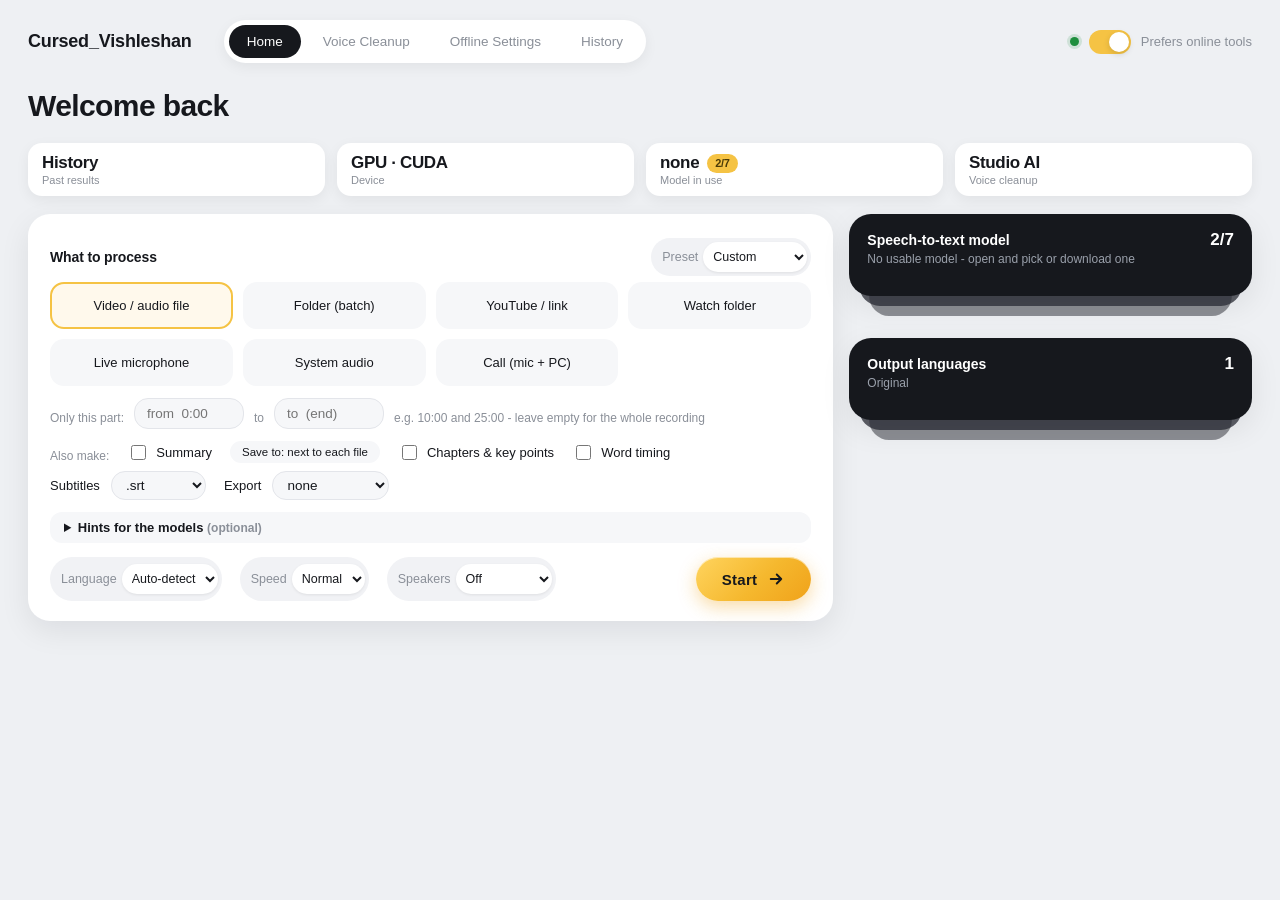
<file: web/index.html>
<!DOCTYPE html>
<html lang="en">
<head>
<meta charset="utf-8">
<title>Cursed_Vishleshan</title>
<link rel="stylesheet" href="style.css">
</head>
<body>
<div class="page">
  <header class="topbar">
    <div class="brand">Cursed_Vishleshan</div>
    <nav class="pillnav" id="pillnav">
      <button class="pill active" data-tab="home">Home</button>
      <button class="pill" data-tab="cleanup">Voice Cleanup</button>
      <button class="pill" data-tab="offline">Offline Settings</button>
      <button class="pill" data-tab="history">History</button>
      <span class="tooltabs" id="toolTabs"></span>
    </nav>
    <div class="icons">
      <span class="netdot" id="netDot"></span>
      <label class="onlineswitch" title="Which tools are preferred by default">
        <input type="checkbox" id="onlineToggle">
        <span class="track"><span class="thumb"></span></span>
      </label>
      <span class="onlinelabel" id="onlineLabel">Online</span>
    </div>
  </header>

  <main id="view-home" class="view active">
    <h1 class="welcome">Welcome back</h1>

    <section class="statrow" id="statRow">
      <div class="statcard clickable" id="statHistoryCard" title="Open History - everything processed so far">
        <div class="statnum">History</div><div class="statlabel">Past results</div></div>
      <div class="statcard clickable" id="statGpuCard" title="Which hardware runs the transcription">
        <div class="statnum" id="statGpu">-</div><div class="statlabel">Device</div></div>
      <div class="statcard clickable" id="statModelCard" title="Open the model list - the flag is how many models are downloaded">
        <div class="statnum withflag"><span id="statModel" class="nm">-</span><span class="flag" id="statModels"></span></div>
        <div class="statlabel">Model in use</div></div>
      <div class="statcard clickable" id="statCleanCard" title="Open Voice Cleanup">
        <div class="statnum" id="statClean">-</div><div class="statlabel">Voice cleanup</div></div>
    </section>

    <section class="dashgrid">
      <div class="maincol one">
        <div class="card full">
          <div class="rowflex" style="justify-content:space-between;align-items:center;margin-bottom:6px;">
            <h2 style="margin:0;">What to process</h2>
            <label class="optpill" title="One click sets cleanup, speed, speakers, chapters and export for a kind of recording. You can still change anything afterwards.">
              <span>Preset</span><select id="presetSelect"></select></label>
          </div>
          <div class="sourcegrid" id="sourceGrid"></div>
          <div class="pickrow" id="urlRow" style="display:none;">
            <input type="text" id="urlInput" class="select" placeholder="https://...">
          </div>
          <div class="rowflex cliprow" id="clipRow" style="display:none;margin-top:10px;">
            <span class="small muted">Only this part:</span>
            <input type="text" id="clipStart" class="select cliptime" placeholder="from  0:00">
            <span class="small muted">to</span>
            <input type="text" id="clipEnd" class="select cliptime" placeholder="to  (end)">
            <span class="small muted">e.g. 10:00 and 25:00 - leave empty for the whole recording</span>
          </div>
          <div class="rowflex" id="folderOpts" style="display:none;margin-top:10px;">
            <label class="checkrow"><input type="checkbox" id="skipDone"> Skip files already done</label>
            <label class="checkrow"><input type="checkbox" id="subfolders"> Include subfolders</label>
          </div>
          <div class="rowflex extrasrow" style="margin-top:12px;">
            <span class="small muted">Also make:</span>
            <label class="checkrow" title="Write a summary of the recording (off by default - the exact transcript is always made)"><input type="checkbox" id="summaryChk"> Summary</label>
            <span class="outdir" id="outDirWrap"><button class="ghostbtn tiny" id="outDirBtn" title="Where transcripts, summaries and other results are saved">Save to: next to each file</button><button class="ghostbtn tiny" id="outDirClear" style="display:none;" title="Back to saving next to each file">&times;</button></span>
            <label class="checkrow" title="Also write chapters (with timestamps) and key points - uses the summary AI, so it adds time"><input type="checkbox" id="chaptersChk"> Chapters &amp; key points</label>
            <label class="checkrow" title="Word-by-word timing: writes a .csv and cuts subtitles at natural pauses (a little slower)"><input type="checkbox" id="wordsChk"> Word timing</label>
            <label class="checkrow" title="Subtitle files made next to the transcript">Subtitles
              <select id="subsSelect" class="select" style="width:auto;padding:5px 10px;">
                <option value="srt">.srt</option><option value="vtt">.vtt</option>
                <option value="both">.srt + .vtt</option><option value="none">none</option></select></label>
            <label class="checkrow" title="Also save each summary as a Word and/or PDF document next to it">Export
              <select id="exportSelect" class="select" style="width:auto;padding:5px 10px;">
                <option value="none">none</option><option value="docx">Word</option>
                <option value="pdf">PDF</option><option value="both">Word + PDF</option></select></label>
          </div>
          <details class="hintsbox" id="hintsBox">
            <summary>Hints for the models <span class="muted small">(optional)</span></summary>
            <p class="muted small">Tell the speech model and the AI what the recording is about. This helps with names, places and mixed languages.</p>
            <textarea id="hintsText" rows="2" placeholder="e.g. Interview about cricket, in Hindi mixed with English. Speakers: Virat and Rohit."></textarea>
            <textarea id="vocabText" rows="2" placeholder="Names and terms to spell exactly - one per line (e.g. Kowalczyk, tachyarrhythmia)"></textarea>
          </details>
          <div class="rowflex" style="margin-top:14px;">
            <label class="optpill" title="The language in the recording. Auto-detect also handles mixed languages.">
              <span>Language</span><select id="spokenSelect"></select></label>
            <label class="optpill" title="Fast speech (songs, rap) is easier for the model when slowed down first. Timestamps stay in original time.">
              <span>Speed</span><select id="speedSelect"></select></label>
            <label class="optpill" title="Label who is speaking (Speaker 1, Speaker 2...). Runs offline; needs a one-time ~46 MB model download.">
              <span>Speakers</span><select id="speakerSelect"></select></label>
            <span class="gogroup">
              <button id="cancelBtn" class="ghostbtn danger cancelgo" style="display:none;" title="Cancel the job you just started (or drop it from the queue)" aria-label="Cancel">&#10005;</button>
              <button id="startBtn" class="gobtn"><span class="gobtn-label">Start</span>
              <svg class="gobtn-arrow" viewBox="0 0 24 24" width="18" height="18" fill="none" stroke="currentColor"
                   stroke-width="2.6" stroke-linecap="round" stroke-linejoin="round"><path d="M5 12h14M13 6l6 6-6 6"/></svg></button>
            </span>
          </div>
        </div>
      </div>

      <div class="sidecol">
        <div id="modelDeck" class="deckhost"></div>
      <div id="outputDeck" class="deckhost"></div>

      </div>
    </section>
  </main>

  <main id="view-cleanup" class="view">
    <h1 class="welcome">Voice Cleanup</h1>
    <p class="muted" style="margin:-12px 0 20px;">Used automatically by every feature - live capture, file, folder, URL, watch.</p>
    <section class="dashgrid">
      <div class="maincol">
        <div class="card full">
          <h2>Options</h2>
          <p class="muted small" id="noiseHelp" style="margin-top:0;"></p>
          <div class="rowflex" id="keyRow" style="display:none; margin:10px 0;">
            <input type="password" id="keyInput" class="select" style="max-width:280px;" placeholder="ElevenLabs API key">
            <button class="ghostbtn" id="saveKeyBtn">Save key</button>
            <span class="muted small" id="keyStatus"></span>
          </div>
          <label class="checkrow"><input type="checkbox" id="keepCleanChk"> Also save the cleaned voice (to listen to)</label>
        </div>
        <div class="card">
          <h2>Clean up a file</h2>
          <p class="muted small" style="margin-top:0;">Audio or video in; the cleaned audio is saved as a .wav using the mode on the right.</p>
          <label class="checkrow" title="Only for video files: also saves the original picture with the cleaned voice as an .mp4"><input type="checkbox" id="cuVideoChk" checked> If it is a video, also save it with the cleaned voice (.mp4)</label>
          <div id="cuTool"></div>
        </div>
        <div class="card">
          <h2>Extract background music</h2>
          <p class="muted small" style="margin-top:0;">Removes the vocals from a song and saves the instrumental as a stereo .wav (Demucs, offline).</p>
          <div class="stemrow" id="stemRow">
            <span class="small muted">Save:</span>
            <label class="checkrow"><input type="checkbox" data-stem="instrumental" checked> Instrumental</label>
            <label class="checkrow"><input type="checkbox" data-stem="vocals"> Vocals</label>
            <label class="checkrow"><input type="checkbox" data-stem="drums"> Drums</label>
            <label class="checkrow"><input type="checkbox" data-stem="bass"> Bass</label>
            <label class="checkrow"><input type="checkbox" data-stem="other"> Other</label>
          </div>
          <div id="muTool"></div>
        </div>
      </div>
      <div class="sidecol">
        <div id="noiseDeck" class="deckhost"></div>
        <div class="card" id="cuQueueCard">
          <div class="rowflex" style="justify-content:space-between;">
            <h2 style="margin:0;">Queue</h2>
            <button class="ghostbtn tiny" id="cuQueueClear">Clear finished</button>
          </div>
          <p class="muted small" id="cuQueueEmpty">Cleanup and music jobs show up here, one after another.</p>
          <div id="cuQueueList"></div>
        </div>
      </div>
    </section>
  </main>

  <main id="view-offline" class="view">
    <h1 class="welcome">Offline Settings</h1>
    <p class="muted" style="margin:-12px 0 20px;">How summaries and translations are produced - which engines run, in what order, and how they are tuned.</p>

    <div class="card full" style="margin-bottom:16px;">
      <h2>Engine priority</h2>
      <p class="muted small" style="margin-top:0;">The first enabled engine that works is used; the next one is the fallback. Claude Code needs internet.</p>
      <div id="engineList" class="enginelist"></div>
    </div>

    <div class="offgrid">
      <div class="card">
        <h2>Ollama</h2>
        <label class="small muted">Server address</label>
        <input type="text" id="ollamaUrl" class="select">
        <label class="small muted">Model</label>
        <div class="rowflex"><select id="ollamaSelect" class="select" style="flex:1;"></select>
          <button class="ghostbtn" id="ollamaRefresh">Refresh</button>
          <button class="ghostbtn" id="ollamaTest" title="Send a tiny prompt to this model and show the result or the exact error">Test</button></div>
        <label class="small muted">Context window (tokens) - lower it if you run out of memory</label>
        <input type="number" id="ollamaCtx" class="select" min="2048" step="1024">
        <p class="muted small" id="ollamaStatus"></p>
      </div>

      <div class="card">
        <h2>LM Studio</h2>
        <label class="small muted">Server address</label>
        <input type="text" id="lmstudioUrl" class="select">
        <label class="small muted">Model</label>
        <div class="rowflex"><select id="lmstudioSelect" class="select" style="flex:1;"></select>
          <button class="ghostbtn" id="lmstudioRefresh">Refresh</button>
          <button class="ghostbtn" id="lmstudioTest" title="Send a tiny prompt to this model and show the result or the exact error">Test</button></div>
        <p class="muted small" id="lmstudioStatus"></p>
        <p class="muted small">LM Studio: Developer tab &rarr; Start server.</p>
      </div>

      <div class="card">
        <h2>Pictures in summaries</h2>
        <label class="checkrow"><input type="checkbox" id="sendFrames"> Send video frames to the local model</label>
        <p class="muted small">Only for vision models (e.g. gemma3, qwen2.5vl, llava). Text-only models fail with frames.</p>
        <label class="small muted">Frames per video</label>
        <input type="number" id="maxFrames" class="select" min="1" max="20">
      </div>

      <div class="card">
        <h2>Limits</h2>
        <label class="small muted">Give up on one model call after (minutes)</label>
        <input type="number" id="timeoutMin" class="select" min="1" max="240">
        <label class="small muted">Summary: characters per part (long transcripts are split)</label>
        <input type="number" id="chunkChars" class="select" min="2000" step="1000">
        <label class="small muted">Translation: characters per part</label>
        <input type="number" id="translateChunk" class="select" min="1000" step="500">
        <p class="muted small">Smaller parts help small-context models; larger parts are faster.</p>
      </div>
    </div>

    <div class="card full" style="margin-top:16px;">
      <h2>Hindi voice <span class="muted small">(XTTS from the Cursed_Ai project)</span></h2>
      <p class="muted small" style="margin-top:0;" id="xttsStatus"></p>
      <div class="rowflex">
        <label class="small muted">Use it for</label>
        <select id="xttsMode" class="select" style="width:auto;">
          <option value="hindi">Hindi only (recommended)</option>
          <option value="all">Every language it supports</option>
          <option value="off">Don't use it</option>
        </select>
        <button class="ghostbtn" id="xttsTest" title="Say a Hindi sentence with the voice">Test voice</button>
      </div>
      <label class="small muted">Cursed_Ai folder</label>
      <div class="rowflex"><input type="text" id="xttsDir" class="select" style="flex:1;"><button class="ghostbtn" id="xttsDirPick">Browse...</button></div>
      <label class="small muted">Voice to copy (optional: a clean 6-30 second recording; empty = the built-in voice)</label>
      <div class="rowflex"><input type="text" id="xttsRef" class="select" style="flex:1;" placeholder="(built-in voice)"><button class="ghostbtn" id="xttsRefPick">Browse...</button></div>
      <p class="muted small">Used by "Read aloud", the spoken-audio option for translations, and the Read aloud button in History.</p>
    </div>

    <div class="card full" style="margin-top:16px;">
      <h2>App behaviour</h2>
      <label class="checkrow"><input type="checkbox" id="notifyChk"> Notify me when a job finishes while the window is in the background</label>
      <label class="checkrow"><input type="checkbox" id="trayChk"> Closing the window while jobs are running keeps them going in the tray icon</label>
      <label class="checkrow"><input type="checkbox" id="fallbackChk"> If the chosen model fails or answers nothing, try another installed local model</label>
      <p class="muted small" id="trayNote"></p>
    </div>
  </main>

  <main id="view-history" class="view">
    <h1 class="welcome">History</h1>
    <div class="card full" style="margin-bottom:16px;">
      <input type="text" id="historySearch" class="select" placeholder="Search titles, languages, transcripts and summaries...">
    </div>
    <div class="historysplit">
      <div class="card historylist" id="historyList"></div>
      <div class="card historypreview">
        <div class="rowflex" style="margin-bottom:10px;">
          <select id="historyFileSelect" class="select"></select>
        </div>
        <div class="historyplayer" id="historyPlayer" style="display:none;">
          <video id="historyMedia" controls preload="metadata"></video>
          <div class="muted small">Click a timestamped line to play from there.</div>
        </div>
        <div id="historySpeakerPanel" class="speakerpanel" style="display:none;"></div>
        <div id="historyRetrPanel" class="speakerpanel" style="display:none;">
          <label>From <input type="text" id="retrFrom" placeholder="0:00"></label>
          <label>To <input type="text" id="retrTo" placeholder="0:30"></label>
          <label>Model <select id="retrModel"></select></label>
          <button class="startbtn small" id="retrRun">Re-transcribe</button>
        </div>
        <div id="historyUnsure" class="muted small" style="display:none;margin-bottom:6px;"></div>
        <div class="historytext" id="historyText"></div>
        <textarea id="historyEdit" class="historyedit" style="display:none;" spellcheck="false"></textarea>
        <div class="rowflex" style="margin-top:12px;">
          <button class="startbtn small" id="historyOpenBtn">Open file</button>
          <button class="ghostbtn" id="historyFolderBtn">Show in folder</button>
          <button class="ghostbtn" id="historySpeakBtn" style="display:none;" title="Read this text aloud (Hindi uses the XTTS voice) and open the audio">Read aloud</button>
          <button class="ghostbtn" id="historyRetrBtn" style="display:none;" title="Redo just a part of the recording with another (usually bigger) model">Re-transcribe part</button>
          <button class="ghostbtn" id="historyEditBtn" style="display:none;">Edit</button>
          <button class="startbtn small" id="historySaveBtn" style="display:none;">Save edit</button>
          <button class="ghostbtn" id="historyCancelBtn" style="display:none;">Cancel</button>
          <button class="ghostbtn" id="historyRevertBtn" style="display:none;" title="Put back the file as it was before your first edit">Revert</button>
          <button class="ghostbtn" id="historySpeakersBtn" style="display:none;">Rename speakers</button>
          <button class="ghostbtn" id="historyRegenBtn" style="display:none;" title="Rebuild subtitles, translations, summaries, chapters and exports from this edited transcript">Rebuild outputs</button>
          <button class="ghostbtn" id="historyWordBtn" style="display:none;">Export Word</button>
          <button class="ghostbtn" id="historyPdfBtn" style="display:none;">Export PDF</button>
          <button class="ghostbtn danger" id="historyRemoveBtn">Remove</button>
        </div>
      </div>
    </div>
  </main>
</div>

<div id="toast" class="toast"></div>

<script src="app.js"></script>
</body>
</html>
</file>
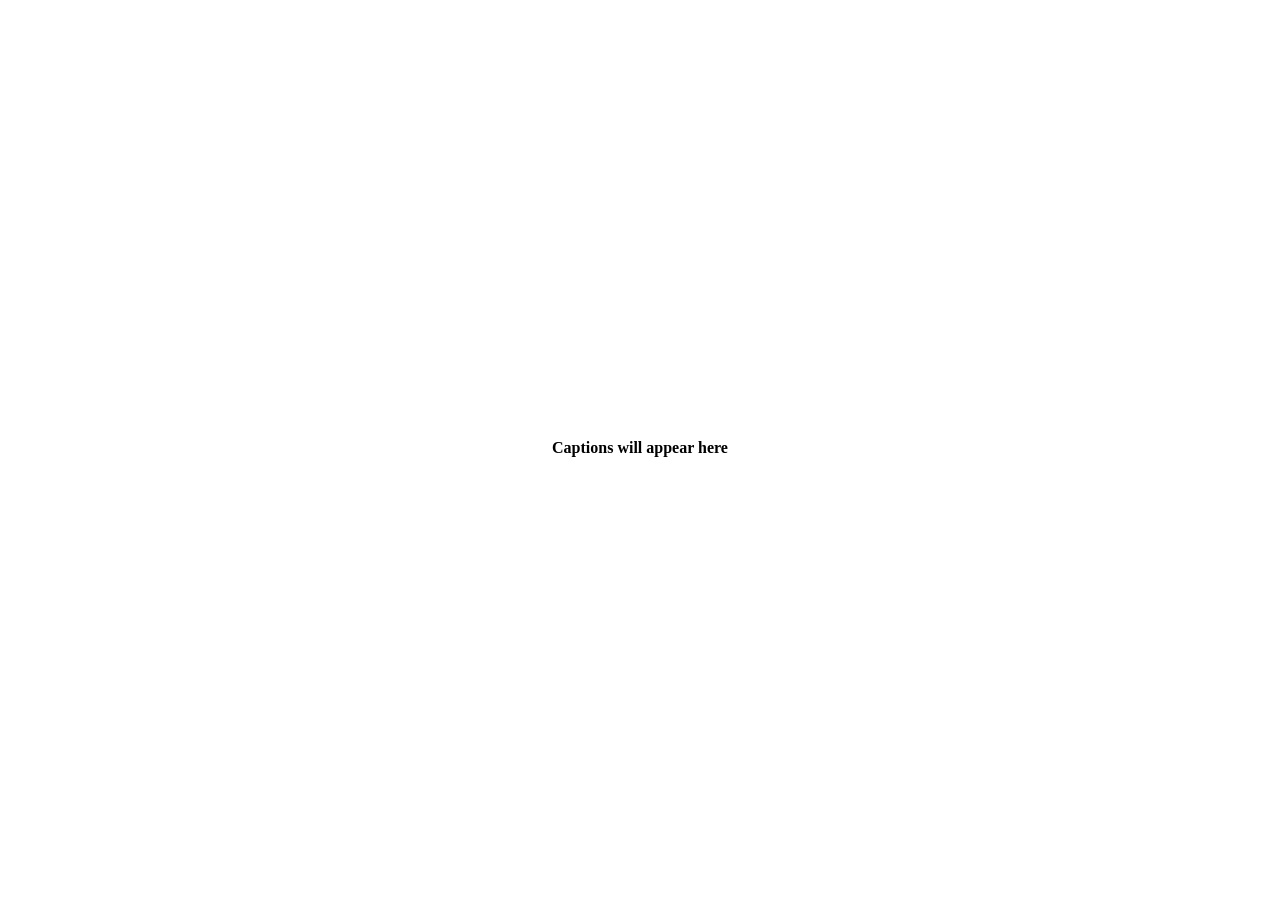
<file: web/caption.html>
<!DOCTYPE html>
<html lang="en">
<head>
<meta charset="utf-8">
<title>captions</title>
<style>
  html, body { margin: 0; height: 100%; overflow: hidden; background: transparent;
    -webkit-user-select: none; user-select: none; cursor: move; }
  #bar { box-sizing: border-box; height: 100%; padding: 8px 18px; border-radius: 12px; display: flex;
    flex-direction: column; justify-content: center; text-align: center; font-weight: 700;
    border: 0 solid #d93025; transition: border-width .1s; overflow: hidden; }
  #main { white-space: pre-wrap; word-break: break-word; }
  #sub { font-weight: 400; opacity: .8; margin-top: 4px; }
  #x { position: absolute; top: 4px; right: 8px; font: 700 14px sans-serif; color: #fff; opacity: 0;
    cursor: pointer; text-shadow: 0 0 4px #000; }
  body:hover #x { opacity: .8; }
</style>
</head>
<body>
<div id="bar"><div id="main">Captions will appear here</div><div id="sub"></div></div>
<span id="x" title="Hide captions">&#10005;</span>
<script>
// Polls Python for the active caption text (Python never pushes into the page).
const bar = document.getElementById("bar"), mainEl = document.getElementById("main"), subEl = document.getElementById("sub");

function hexToRgb(h) { const n = parseInt(h.slice(1), 16); return [(n >> 16) & 255, (n >> 8) & 255, n & 255]; }

function apply(s, st) {
  const [r, g, b] = hexToRgb(s.bg);
  bar.style.background = s.no_bg ? "transparent" : `rgba(${r},${g},${b},${s.opacity})`;
  bar.style.color = s.fg;
  bar.style.fontFamily = `"${s.font}", "Segoe UI", sans-serif`;
  mainEl.style.fontSize = s.size + "px";
  subEl.style.fontSize = Math.max(9, Math.round(s.size * 0.55)) + "px";
  bar.style.textShadow = s.no_bg ? "0 0 6px #000, 0 0 3px #000" : "none";
  bar.style.borderWidth = st.alert ? "4px" : "0";
}

// keep only the newest words that fit the allowed number of lines
function fit(text, lines) {
  if (!text) return "";
  const probe = document.createElement("span");
  probe.style.cssText = "position:absolute;visibility:hidden;white-space:pre;" +
    `font:700 ${mainEl.style.fontSize} ${bar.style.fontFamily}`;
  document.body.appendChild(probe);
  const max = bar.clientWidth - 40, out = [];
  let cur = "";
  for (const w of text.split(/\s+/).reverse()) {
    const cand = (w + " " + cur).trim();
    probe.textContent = cand;
    if (cur && probe.offsetWidth > max) { out.unshift(cur); cur = w; if (out.length >= lines) { cur = ""; break; } }
    else cur = cand;
  }
  if (cur && out.length < lines) out.unshift(cur);
  probe.remove();
  return out.slice(-lines).join("\n");
}

async function tick() {
  try {
    const api = window.pywebview && window.pywebview.api;
    if (api && api.caption_state_active) {
      const st = await api.caption_state_active();
      apply(st.settings, st);
      mainEl.textContent = fit(st.main, +st.settings.lines) || "";
      subEl.textContent = st.sub || "";
      subEl.style.display = st.settings.show_original && st.sub ? "block" : "none";
    }
  } catch (e) { /* bridge not ready yet */ }
  setTimeout(tick, 300);
}
document.getElementById("x").addEventListener("click", () => window.pywebview.api.caption_hide());
tick();
</script>
</body>
</html>
</file>
<file: web/style.css>
:root {
  --bg: #eef0f3;
  --card: #ffffff;
  --dark: #16181d;
  --dark-2: #22252c;
  --accent: #f5c344;
  --accent-ink: #4a3a06;
  --ink: #16181d;
  --muted: #8a8f98;
  --shadow: 0 10px 30px rgba(16, 18, 22, 0.08);
  --shadow-sm: 0 4px 14px rgba(16, 18, 22, 0.06);
  --radius: 22px;
  --radius-sm: 14px;
}

* { box-sizing: border-box; }

html, body {
  margin: 0;
  height: 100%;
  background: var(--bg);
  color: var(--ink);
  font-family: -apple-system, "Segoe UI", Roboto, "Helvetica Neue", Arial, sans-serif;
  -webkit-font-smoothing: antialiased;
}

.page { min-height: 100%; padding: 20px 28px 40px; }

/* ---- top bar ---- */
.topbar {
  display: flex;
  align-items: center;
  gap: 20px;
  margin-bottom: 26px;
}
.brand { font-size: 18px; font-weight: 600; letter-spacing: -0.01em; }

.pillnav {
  display: flex;
  gap: 4px;
  background: var(--card);
  border-radius: 999px;
  padding: 5px;
  box-shadow: var(--shadow-sm);
  margin-left: 12px;
}
.pill {
  border: none;
  background: transparent;
  color: var(--muted);
  font: inherit;
  font-size: 13.5px;
  font-weight: 500;
  padding: 9px 18px;
  border-radius: 999px;
  cursor: pointer;
  transition: background .15s, color .15s;
  white-space: nowrap;
}
.pill:hover { color: var(--ink); }
.pill.active { background: var(--dark); color: #fff; }

.icons { margin-left: auto; display: flex; align-items: center; gap: 10px; }
.netdot {
  width: 9px; height: 9px; border-radius: 50%;
  background: #c5221f;
  box-shadow: 0 0 0 3px rgba(197,34,31,.15);
}
.netdot.ok { background: #1e8e3e; box-shadow: 0 0 0 3px rgba(30,142,62,.15); }

.onlineswitch { position: relative; display: inline-block; }
.onlineswitch input { position: absolute; opacity: 0; width: 0; height: 0; }
.onlineswitch .track {
  display: block; width: 42px; height: 24px; border-radius: 999px;
  background: #dcdfe4; position: relative; transition: background .15s; cursor: pointer;
}
.onlineswitch .thumb {
  position: absolute; top: 2px; left: 2px; width: 20px; height: 20px; border-radius: 50%;
  background: #fff; box-shadow: 0 2px 6px rgba(0,0,0,.15); transition: transform .15s;
}
.onlineswitch input:checked + .track { background: var(--accent); }
.onlineswitch input:checked + .track .thumb { transform: translateX(18px); }
.onlinelabel { font-size: 13px; color: var(--muted); font-weight: 500; min-width: 108px; }

/* ---- views ---- */
.view { display: none; }
.view.active { display: block; }

.welcome { font-size: 30px; font-weight: 600; letter-spacing: -0.02em; margin: 4px 0 20px; }

/* ---- stat row ---- */
.statrow {
  display: grid;
  grid-template-columns: repeat(4, 1fr);
  gap: 16px;
  margin-bottom: 20px;
}
.statcard {
  background: var(--card); border-radius: var(--radius-sm); box-shadow: var(--shadow-sm);
  padding: 16px 18px;
}
.statcard.accent { background: var(--accent); }
.statnum { font-size: 24px; font-weight: 700; letter-spacing: -0.02em; }
.statlabel { font-size: 12.5px; color: var(--muted); margin-top: 2px; }
.statcard.accent .statlabel { color: var(--accent-ink); opacity: .8; }
.statcard.accent .statnum { color: var(--accent-ink); }

/* ---- dashboard layout: main column + side column (model list) ---- */
.dashgrid {
  display: grid;
  grid-template-columns: 2fr 1fr;
  gap: 16px;
  margin-bottom: 24px;
}
.maincol {
  display: grid;
  grid-template-columns: 1fr 1fr;
  grid-auto-rows: min-content;
  gap: 16px;
  align-content: start;
}
.maincol .card.full { grid-column: 1 / -1; }
.sidecol { display: flex; }

.card {
  background: var(--card); border-radius: var(--radius); box-shadow: var(--shadow);
  padding: 20px 22px;
}
.card.dark { background: var(--dark); color: #fff; }
.card h2 { font-size: 14px; font-weight: 600; margin: 0 0 14px; letter-spacing: -0.01em; }
.card.dark h2 { color: #fff; }

.muted { color: var(--muted); }
.card.dark .muted { color: #9aa0ab; }
.small { font-size: 12px; margin: 8px 0 0; }
.bignum { font-size: 22px; font-weight: 700; margin: 0; }

/* ---- model list (checklist-style card, right column) ---- */
.modelscard { flex: 1; display: flex; flex-direction: column; }
.modelscard-head { display: flex; align-items: center; justify-content: space-between; margin-bottom: 6px; }
.modelscard-head h2 { margin: 0; }
.modelscount { font-size: 20px; font-weight: 700; color: #fff; }

.modellist { display: flex; flex-direction: column; gap: 2px; flex: 1; overflow-y: auto; }
.modelrow {
  display: flex; align-items: center; justify-content: space-between;
  padding: 10px 8px; border-radius: 14px; cursor: pointer; transition: background .15s;
}
.modelrow:hover { background: rgba(255, 255, 255, .06); }
.modelrow.selected-row { background: rgba(245, 195, 68, .14); }
.modelrow-left { display: flex; align-items: center; gap: 12px; min-width: 0; }
.modelicon {
  width: 36px; height: 36px; border-radius: 50%; background: #2b2e36; color: #c7cad1;
  display: flex; align-items: center; justify-content: center; flex-shrink: 0;
  font-size: 13px; font-weight: 700; text-transform: uppercase;
}
.modelrow-text { min-width: 0; }
.modelrow-name { font-size: 13.5px; font-weight: 600; color: #fff; white-space: nowrap; }
.modelrow-size { font-size: 11.5px; color: #8a8f98; margin-top: 1px; }
.statuscircle {
  width: 26px; height: 26px; border-radius: 50%; flex-shrink: 0;
  display: flex; align-items: center; justify-content: center;
  background: #2b2e36; color: #6a6f78; font-size: 11px; font-weight: 700;
}
.statuscircle.selected { background: var(--accent); color: var(--accent-ink); }
.statuscircle.downloaded { background: #3a3d45; color: #c7cad1; }
.statuscircle.downloading { background: #2b2e36; color: var(--accent); font-size: 9.5px; }

/* ---- misc form bits ---- */
.select {
  width: 100%; padding: 10px 12px; border-radius: var(--radius-sm); border: 1px solid #e3e5ea;
  background: #f6f7f9; font: inherit; font-size: 13.5px; color: var(--ink);
}
.checklist { display: grid; grid-template-columns: repeat(2, 1fr); gap: 6px 10px; margin-bottom: 10px; }
.checkrow { font-size: 13px; display: flex; align-items: center; gap: 7px; cursor: pointer; }
.checkrow input { accent-color: var(--accent); width: 15px; height: 15px; }
.rowflex { display: flex; gap: 18px; margin-top: 4px; flex-wrap: wrap; }

/* ---- source grid ---- */
.sourcegrid { display: grid; grid-template-columns: repeat(4, 1fr); gap: 10px; margin-bottom: 12px; }
.sourcecard {
  border-radius: var(--radius-sm); background: #f6f7f9; padding: 14px 10px;
  cursor: pointer; border: 2px solid transparent; transition: border-color .15s, background .15s;
  text-align: center; font-size: 13px; font-weight: 500;
}
.sourcecard:hover { background: #eff0f3; }
.sourcecard.selected { border-color: var(--accent); background: #fff9ec; }
.sourceicon { font-size: 20px; display: block; margin-bottom: 6px; }

/* ---- start button ---- */
.startbtn {
  display: block; margin-left: auto;
  background: var(--dark); color: #fff; border: none; border-radius: 999px;
  font: inherit; font-size: 15px; font-weight: 600; padding: 14px 30px; cursor: pointer;
  box-shadow: var(--shadow-sm); transition: transform .1s, background .15s;
}
.startbtn:hover { background: var(--dark-2); }
.startbtn:active { transform: scale(.98); }
.startbtn:disabled { background: #c9cbd1; cursor: not-allowed; }
.startbtn.small { display: inline-block; margin-left: 0; padding: 10px 20px; font-size: 13.5px; }

.ghostbtn {
  background: #f6f7f9; color: var(--ink); border: none; border-radius: 999px;
  font: inherit; font-size: 13px; font-weight: 500; padding: 9px 16px; cursor: pointer;
  transition: background .15s;
}
.ghostbtn:hover { background: #eceef1; }
.ghostbtn.danger { color: #c5221f; }
.ghostbtn.danger:hover { background: #fce8e6; }

/* ---- Voice Cleanup: file-pick rows + job log ---- */
.pickrow { display: flex; align-items: center; gap: 12px; margin: 10px 0; }
.pickpath { font-size: 13px; }

.joblogs { margin-top: 14px; display: flex; flex-direction: column; gap: 10px; }
.joblog { background: #f6f7f9; border-radius: var(--radius-sm); overflow: hidden; }
.joblog-head {
  display: flex; justify-content: space-between; align-items: center;
  padding: 8px 14px; font-size: 12.5px; font-weight: 600;
}
.joblog-actions { display: flex; align-items: center; gap: 10px; }
.ghostbtn.tiny { padding: 5px 12px; font-size: 11.5px; }
.joblog-status { color: var(--muted); font-weight: 500; }
.joblog-status.done { color: #1e8e3e; }
.joblog-body {
  margin: 0; padding: 10px 14px; max-height: 220px; overflow-y: auto;
  background: var(--dark); color: #cfd2d8; font: 12px/1.5 "Consolas", monospace;
  white-space: pre-wrap; word-break: break-word;
}

/* ---- Live capture ---- */
.livepanel { margin-top: 4px; }
.liverow { display: flex; align-items: center; gap: 10px; padding: 8px 14px; flex-wrap: wrap; }
.liverow .select { flex: 1; min-width: 160px; }
.recbtn { background: #d93025; }
.recbtn:hover { background: #b3261e; }
.meters { display: flex; gap: 8px; }
.meter { width: 110px; height: 8px; border-radius: 99px; background: #e3e5ea; overflow: hidden; display: inline-block; }
.meter i { display: block; height: 100%; width: 0; background: var(--accent); transition: width .1s linear; }
.livetext {
  margin: 4px 14px; min-height: 160px; max-height: 280px; overflow-y: auto; white-space: pre-wrap;
  background: #f6f7f9; border-radius: var(--radius-sm); padding: 14px; font-size: 14px; line-height: 1.6;
}
.livetext .prov { color: var(--muted); }
.livetext .langtag { color: #1a73e8; font-weight: 600; font-size: 12px; }

/* ---- Offline Settings ---- */
#ollamaSelect, #lmstudioSelect { flex: 1; }

/* ---- History ---- */
.historysplit { display: grid; grid-template-columns: 1.1fr 1fr; gap: 16px; align-items: start; }
.historylist { max-height: 60vh; overflow-y: auto; padding: 10px; }
.historyrow {
  display: flex; justify-content: space-between; align-items: center; gap: 8px;
  padding: 10px 12px; border-radius: var(--radius-sm); cursor: pointer;
}
.historyrow:hover { background: #f6f7f9; }
.historyrow.selected { background: #fff9ec; }
.historyrow.missing { opacity: .5; }
.historyrow-title { font-size: 13.5px; font-weight: 600; }
.historyrow-meta { font-size: 11.5px; color: var(--muted); margin-top: 2px; }
.historyrow-when { font-size: 11.5px; color: var(--muted); white-space: nowrap; }
.historytext {
  margin: 0; min-height: 300px; max-height: 46vh; overflow-y: auto;
  background: #f6f7f9; border-radius: var(--radius-sm); padding: 14px;
  font: 12.5px/1.6 "Consolas", monospace; white-space: pre-wrap; word-break: break-word;
}
.historyempty { color: var(--muted); font-size: 13px; padding: 20px; text-align: center; }

/* ---- toast ---- */
.toast {
  position: fixed; left: 50%; bottom: 28px; transform: translate(-50%, 20px);
  background: var(--dark); color: #fff; padding: 12px 20px; border-radius: 999px;
  font-size: 13.5px; box-shadow: var(--shadow); opacity: 0; pointer-events: none;
  transition: opacity .2s, transform .2s;
}
.toast.show { opacity: 1; transform: translate(-50%, 0); }

@media (max-width: 980px) {
  .statrow { grid-template-columns: repeat(2, 1fr); }
  .dashgrid { grid-template-columns: 1fr; }
  .maincol { grid-template-columns: 1fr; }
  .maincol .card.full { grid-column: auto; }
  .sourcegrid { grid-template-columns: repeat(2, 1fr); }
  .historysplit { grid-template-columns: 1fr; }
}

/* ======================================================================
   Round 2: tool tabs, compact stat cards, card-deck selector, offline page
   ====================================================================== */
.pillnav { flex-wrap: nowrap; max-width: 62vw; overflow-x: auto; scrollbar-width: none; }
.pillnav::-webkit-scrollbar { display: none; }
.tooltabs { display: contents; }
.pill.tool { display: inline-flex; align-items: center; gap: 8px; max-width: 220px; }
.pill.tool .t { overflow: hidden; text-overflow: ellipsis; }
.pill.tool .x { font-style: normal; opacity: .55; padding: 0 2px; border-radius: 50%; }
.pill.tool .x:hover { opacity: 1; background: rgba(255,255,255,.2); }
.pill.tool:not(.active) .x:hover { background: rgba(0,0,0,.08); }
.pill.tool .dot { width: 7px; height: 7px; border-radius: 50%; background: var(--accent); flex: none; }
.pill.tool.done .dot { background: #1e8e3e; }
.toolview { padding-top: 4px; }
.toolview .livepanel, .toolview .joblog { margin: 0 0 16px; }

.statrow { grid-template-columns: repeat(auto-fit, minmax(128px, 1fr)); gap: 12px; margin-bottom: 18px; }
.statcard { padding: 10px 14px; border-radius: 14px; }
.statnum { font-size: 17px; white-space: nowrap; overflow: hidden; text-overflow: ellipsis; }
.statlabel { font-size: 11px; margin-top: 1px; }
.statcard.clickable { cursor: pointer; transition: transform .12s, box-shadow .12s; }
.statcard.clickable:hover { transform: translateY(-2px); box-shadow: var(--shadow); }

.maincol.one { grid-template-columns: 1fr; }
.deckhost { position: relative; width: 100%; height: 108px; }

/* ---- card deck: a stack that fans out on hover and opens on click ---- */
.deck { position: absolute; top: 0; left: 0; right: 0; z-index: 6; }
.deck::before, .deck::after {
  content: ""; position: absolute; left: 0; right: 0; height: 82px; border-radius: var(--radius);
  background: #2a2d35; z-index: -1; transition: opacity .25s, transform .25s;
}
.deck::before { top: 12px; transform: scale(.95); opacity: .75; }
.deck::after { top: 24px; transform: scale(.9); opacity: .5; }
.deck:hover::before, .deck:hover::after, .deck.open::before, .deck.open::after { opacity: 0; transform: scale(1); }
.deck-card {
  background: var(--dark); color: #fff; border-radius: var(--radius); padding: 16px 18px 12px;
  height: 82px; overflow: hidden; cursor: pointer; display: flex; flex-direction: column;
  box-shadow: var(--shadow); transition: height .3s ease;
}
.deck:hover:not(.open) .deck-card { height: 340px; }
.deck.open .deck-card { height: 540px; cursor: default; }
.deck-head { display: flex; align-items: center; justify-content: space-between; gap: 10px; flex: none; }
.deck-head h2 { margin: 0; font-size: 14px; color: #fff; }
.deck-count { font-size: 17px; font-weight: 700; }
.deck-sub { font-size: 12px; color: #9aa0ab; margin: 2px 0 8px; white-space: nowrap; overflow: hidden; text-overflow: ellipsis; flex: none; }
.deck:hover .deck-list, .deck.open .deck-list { visibility: visible; }
.deck-tools { display: none; gap: 6px; align-items: center; }
.deck.open .deck-tools { display: flex; }
.deck-list { visibility: hidden; overflow-y: auto; flex: 1; margin-right: -6px; padding-right: 6px; scrollbar-width: thin; scrollbar-color: #444 transparent; }

.deck .modelrow { padding: 8px 6px; }
.deck .modelrow-text { overflow: hidden; }
.deck .modelrow-size { white-space: nowrap; overflow: hidden; text-overflow: ellipsis; }
.rowactions { display: none; align-items: center; gap: 2px; margin-right: 8px; }
.deck.open .rowactions { display: flex; }
.ic {
  width: 26px; height: 26px; border: none; border-radius: 8px; background: transparent; color: #aab0bb;
  display: inline-flex; align-items: center; justify-content: center; cursor: pointer; padding: 0;
}
.ic:hover { background: rgba(255,255,255,.12); color: #fff; }
.ic.warn:hover { background: rgba(217,48,37,.25); color: #ff8a80; }
.ic svg { width: 14px; height: 14px; stroke: currentColor; fill: none; stroke-width: 2; stroke-linecap: round; stroke-linejoin: round; }
.ic.spin svg { animation: spin .8s linear infinite; }
@keyframes spin { to { transform: rotate(360deg); } }
.modelrow-tag { font-size: 10.5px; color: #9aa0ab; margin-left: 6px; }
.modelrow-tag.warn { color: #f5c344; }
.deck .modelicon { width: 30px; height: 30px; font-size: 11px; }
.deck .statuscircle { width: 22px; height: 22px; font-size: 10px; }

/* ---- Offline settings ---- */
.offgrid { display: grid; grid-template-columns: repeat(2, 1fr); gap: 16px; }
.offgrid label.small { display: block; margin: 10px 0 4px; }
.offgrid .select { margin-bottom: 2px; }
.enginelist { display: flex; flex-direction: column; gap: 8px; }
.engine { display: flex; align-items: center; gap: 12px; padding: 10px 14px; background: #f6f7f9; border-radius: 14px; }
.engine .n { width: 22px; height: 22px; border-radius: 50%; background: var(--dark); color: #fff; font-size: 11px; font-weight: 700; display: flex; align-items: center; justify-content: center; }
.engine.off { opacity: .55; }
.engine .name { font-weight: 600; font-size: 13.5px; flex: 1; }
.engine .hint { font-size: 11.5px; color: var(--muted); font-weight: 400; margin-left: 8px; }
.engine .ic { color: #6a6f78; background: #eceef1; }
.engine .ic:hover { background: #dfe2e7; color: #16181d; }

/* ---- Voice cleanup: smaller tool controls ---- */
#view-cleanup .card { padding: 16px 18px; }
#view-cleanup .pickrow { margin: 6px 0; }
#view-cleanup .ghostbtn { font-size: 12px; padding: 7px 13px; }
#view-cleanup .startbtn.small { padding: 8px 16px; font-size: 13px; }

@media (max-width: 980px) {
  .offgrid { grid-template-columns: 1fr; }
  .pillnav { max-width: 100%; }
}

/* ---- Round 3: language cards stack under the model deck ---- */
.sidecol { display: flex; flex-direction: column; gap: 16px; }

/* ---- Round 4: output languages as a fold (same stack animation as the model deck) ---- */
.deck.fold:hover:not(.open) .deck-card { height: 330px; }
.deck.fold.open .deck-card { height: 450px; }
.deck.fold .deck-list { margin-top: 6px; }
.deck-hint { font-size: 12px; color: #9aa0ab; margin: 4px 0 10px; line-height: 1.45; }
.deck-hint b { color: #fff; }
.deck .checklist { margin-bottom: 4px; }
.deck .checkrow { color: #e8eaed; font-size: 13px; }
.deck .checkrow input { accent-color: var(--accent); }

/* an expanded deck floats over the cards below it instead of moving them */
/* (hovering a host used to give it z 20, tying with the deck below it - the later one then painted
   over the open card and the two looked mixed together; an opened/hovered deck now always wins) */
.deck { z-index: 20; }
.deckhost:hover, .deckhost:focus-within, .deckhost.deckhost-open { z-index: 60; }
.deck:hover, .deck.open { z-index: 60; }

/* model-in-use card: name + a small flag with the number of downloaded models */
.statnum.withflag { display: flex; align-items: center; gap: 8px; }
.statnum.withflag .nm { overflow: hidden; text-overflow: ellipsis; min-width: 0; }
.flag {
  flex: none; font-size: 11px; font-weight: 700; line-height: 1; padding: 4px 8px; border-radius: 999px;
  background: var(--accent); color: var(--accent-ink);
}

/* Round 5: language / speed pills next to Start */
.optpill { display: inline-flex; align-items: center; gap: 8px; padding: 4px 6px 4px 14px; border-radius: 999px;
  background: #f1f2f5; font-size: 12.5px; color: var(--muted, #7a7f8a); }
.optpill select { border: 0; background: #fff; border-radius: 999px; padding: 7px 10px; font: inherit; color: #16181d;
  box-shadow: 0 1px 3px rgba(0,0,0,.08); cursor: pointer; max-width: 190px; }

/* Round 6: the Start button - right edge, gold gradient, glow, shine and arrow motion */
.gobtn { position: relative; overflow: hidden; margin-left: auto; display: inline-flex; align-items: center; gap: 10px;
  padding: 13px 26px; border: 0; border-radius: 999px; cursor: pointer; font: inherit; font-size: 15px; font-weight: 700;
  letter-spacing: .3px; color: #16181d; background: linear-gradient(135deg, #ffd45e 0%, #f5b82e 55%, #f0a21a 100%);
  box-shadow: 0 6px 18px rgba(240,162,26,.38), inset 0 1px 0 rgba(255,255,255,.55);
  transition: transform .18s ease, box-shadow .18s ease, filter .18s ease;
  animation: gobtn-glow 2.8s ease-in-out infinite; }
.gobtn::after { content: ""; position: absolute; top: 0; left: -60%; width: 40%; height: 100%;
  background: linear-gradient(105deg, transparent, rgba(255,255,255,.55), transparent);
  transform: skewX(-20deg); animation: gobtn-shine 3.6s ease-in-out infinite; pointer-events: none; }
.gobtn-arrow { transition: transform .2s ease; }
.gobtn:hover { transform: translateY(-2px); filter: saturate(1.1);
  box-shadow: 0 10px 26px rgba(240,162,26,.55), inset 0 1px 0 rgba(255,255,255,.6); }
.gobtn:hover .gobtn-arrow { transform: translateX(5px); }
.gobtn:active { transform: translateY(0) scale(.96); box-shadow: 0 3px 10px rgba(240,162,26,.4); }
.gobtn:focus-visible { outline: 3px solid rgba(22,24,29,.35); outline-offset: 3px; }
.gobtn:disabled { cursor: progress; animation: none; filter: grayscale(.35) brightness(.97); }
.gobtn:disabled::after { animation: none; opacity: 0; }
.gobtn:disabled .gobtn-arrow { width: 16px; height: 16px; border: 2.5px solid rgba(22,24,29,.25); border-top-color: #16181d;
  border-radius: 50%; animation: gobtn-spin .7s linear infinite; }
.gobtn:disabled .gobtn-arrow path { display: none; }
@keyframes gobtn-glow { 0%, 100% { box-shadow: 0 6px 18px rgba(240,162,26,.32), inset 0 1px 0 rgba(255,255,255,.55); }
  50% { box-shadow: 0 8px 26px rgba(240,162,26,.58), inset 0 1px 0 rgba(255,255,255,.55); } }
@keyframes gobtn-shine { 0%, 55% { left: -60%; } 100% { left: 140%; } }
@keyframes gobtn-spin { to { transform: rotate(360deg); } }
@media (prefers-reduced-motion: reduce) { .gobtn, .gobtn::after { animation: none; } }

/* Round 7: drag-and-drop veil */
.dropveil { position: fixed; inset: 0; z-index: 999; display: none; align-items: center; justify-content: center;
  background: rgba(22,24,29,.55); backdrop-filter: blur(3px); pointer-events: none; }
.dropveil.show { display: flex; }
.dropveil > div { padding: 34px 46px; border-radius: 26px; background: #fff; font-size: 18px; font-weight: 700; color: #16181d;
  border: 3px dashed #f5b82e; box-shadow: 0 20px 60px rgba(0,0,0,.3); }

/* Round 8: History player - click a transcript line to play from there */
.historyplayer { margin-bottom: 10px; }
.historyplayer video { width: 100%; max-height: 220px; border-radius: 12px; background: #16181d; display: block; }
.historyplayer video.audio { height: 44px; background: transparent; }
.historyplayer .muted { margin-top: 4px; }
.historytext .tline { cursor: pointer; border-radius: 6px; padding: 0 6px; margin: 0 -6px; }
.historytext .tline:hover { background: #fff3d6; }
.historytext .tline.playing { background: #ffe29a; font-weight: 600; }

/* Round 9: editing transcripts in History */
.historyedit { width: 100%; box-sizing: border-box; min-height: 300px; max-height: 46vh; resize: vertical; padding: 14px;
  border: 2px solid #f5b82e; border-radius: var(--radius-sm); background: #fffdf6; font: 12.5px/1.6 "Consolas", monospace; }
.speakerpanel { display: flex; flex-wrap: wrap; gap: 10px; align-items: center; margin-bottom: 10px; padding: 10px 12px;
  border-radius: 12px; background: #f6f7f9; font-size: 12.5px; }
.speakerpanel label { display: inline-flex; gap: 6px; align-items: center; }
.speakerpanel input { border: 1px solid #d9dce2; border-radius: 8px; padding: 5px 8px; width: 120px; font: inherit; }

/* Round 10: "only this part" range */
.cliprow { gap: 10px; align-items: center; }
.cliptime { width: 110px !important; padding: 7px 12px !important; }

/* Round 11: stem choices */
.stemrow { display: flex; flex-wrap: wrap; gap: 6px 16px; align-items: center; margin: 4px 0 10px; }

/* Round 12: layout audit fixes */
.liverow .select[data-a="redospeed"] { flex: none; width: auto; min-width: 0; }
.optpill select { max-width: 150px; }
.extrasrow { gap: 8px 18px; align-items: center; }
.extrasrow .checkrow select { margin-left: 4px; }

.outdir { display: inline-flex; gap: 4px; align-items: center; }
#outDirBtn { max-width: 260px; overflow: hidden; text-overflow: ellipsis; white-space: nowrap; }

/* Round 13: interrupted-jobs bar */
.resumebar { display: flex; justify-content: space-between; align-items: center; gap: 14px; flex-wrap: wrap;
  margin: 0 0 16px; padding: 12px 18px; border-radius: 16px; background: #fff6dd; border: 1px solid #f5d98a; }
.resumebar .muted { display: block; margin-top: 2px; }

/* Round 14: uncertain words + re-transcribe part */
.historytext .unsure { background: #fff1b8; border-bottom: 2px solid #f0a21a; border-radius: 3px; cursor: pointer; }
.historytext .unsure:hover { background: #ffe07a; }
#historyRetrPanel input { width: 90px; }
.historytext .tline.picked { outline: 1px dashed #f0a21a; }

/* Round 15: hints box */
.hintsbox { margin-top: 12px; border-radius: 12px; background: #f6f7f9; padding: 8px 14px; }
.hintsbox summary { cursor: pointer; font-size: 13px; font-weight: 600; }
.hintsbox textarea { width: 100%; box-sizing: border-box; margin-top: 6px; padding: 8px 10px; border: 1px solid #e3e5ea;
  border-radius: 10px; background: #fff; font: inherit; font-size: 12.5px; resize: vertical; }
.hintsbox p { margin: 6px 0 2px; }

/* Round 16: skip menu + cancel */
.skipmenu { position: relative; display: inline-block; }
.skipmenu summary { list-style: none; cursor: pointer; }
.skipmenu summary::-webkit-details-marker { display: none; }
.skipmenu .skiplist { position: absolute; right: 0; top: 30px; z-index: 30; min-width: 190px; padding: 10px 12px; display: grid; gap: 6px;
  background: #fff; border-radius: 12px; box-shadow: 0 10px 30px rgba(0,0,0,.18); font-size: 12.5px; }
.skipmenu .skiplist label { display: flex; gap: 7px; align-items: center; cursor: pointer; }
.cancelgo { margin-left: auto; }
.cancelgo + .gobtn { margin-left: 0; }

.gogroup { margin-left: auto; display: inline-flex; align-items: center; gap: 10px; flex: none; }
.gogroup .gobtn { margin-left: 0; }
.cancelgo { margin-left: 0 !important; }
.optpill select { max-width: 120px; }
.optpill { gap: 5px; padding: 4px 4px 4px 11px; }
.optpill select { padding: 7px 6px; max-width: 112px; }
.gogroup { gap: 8px; }
/* let the "Leave out..." menu drop below the panel instead of being clipped */
.joblog { overflow: visible; }
.joblog-body { border-radius: 0 0 var(--radius-sm) var(--radius-sm); }
</file>
